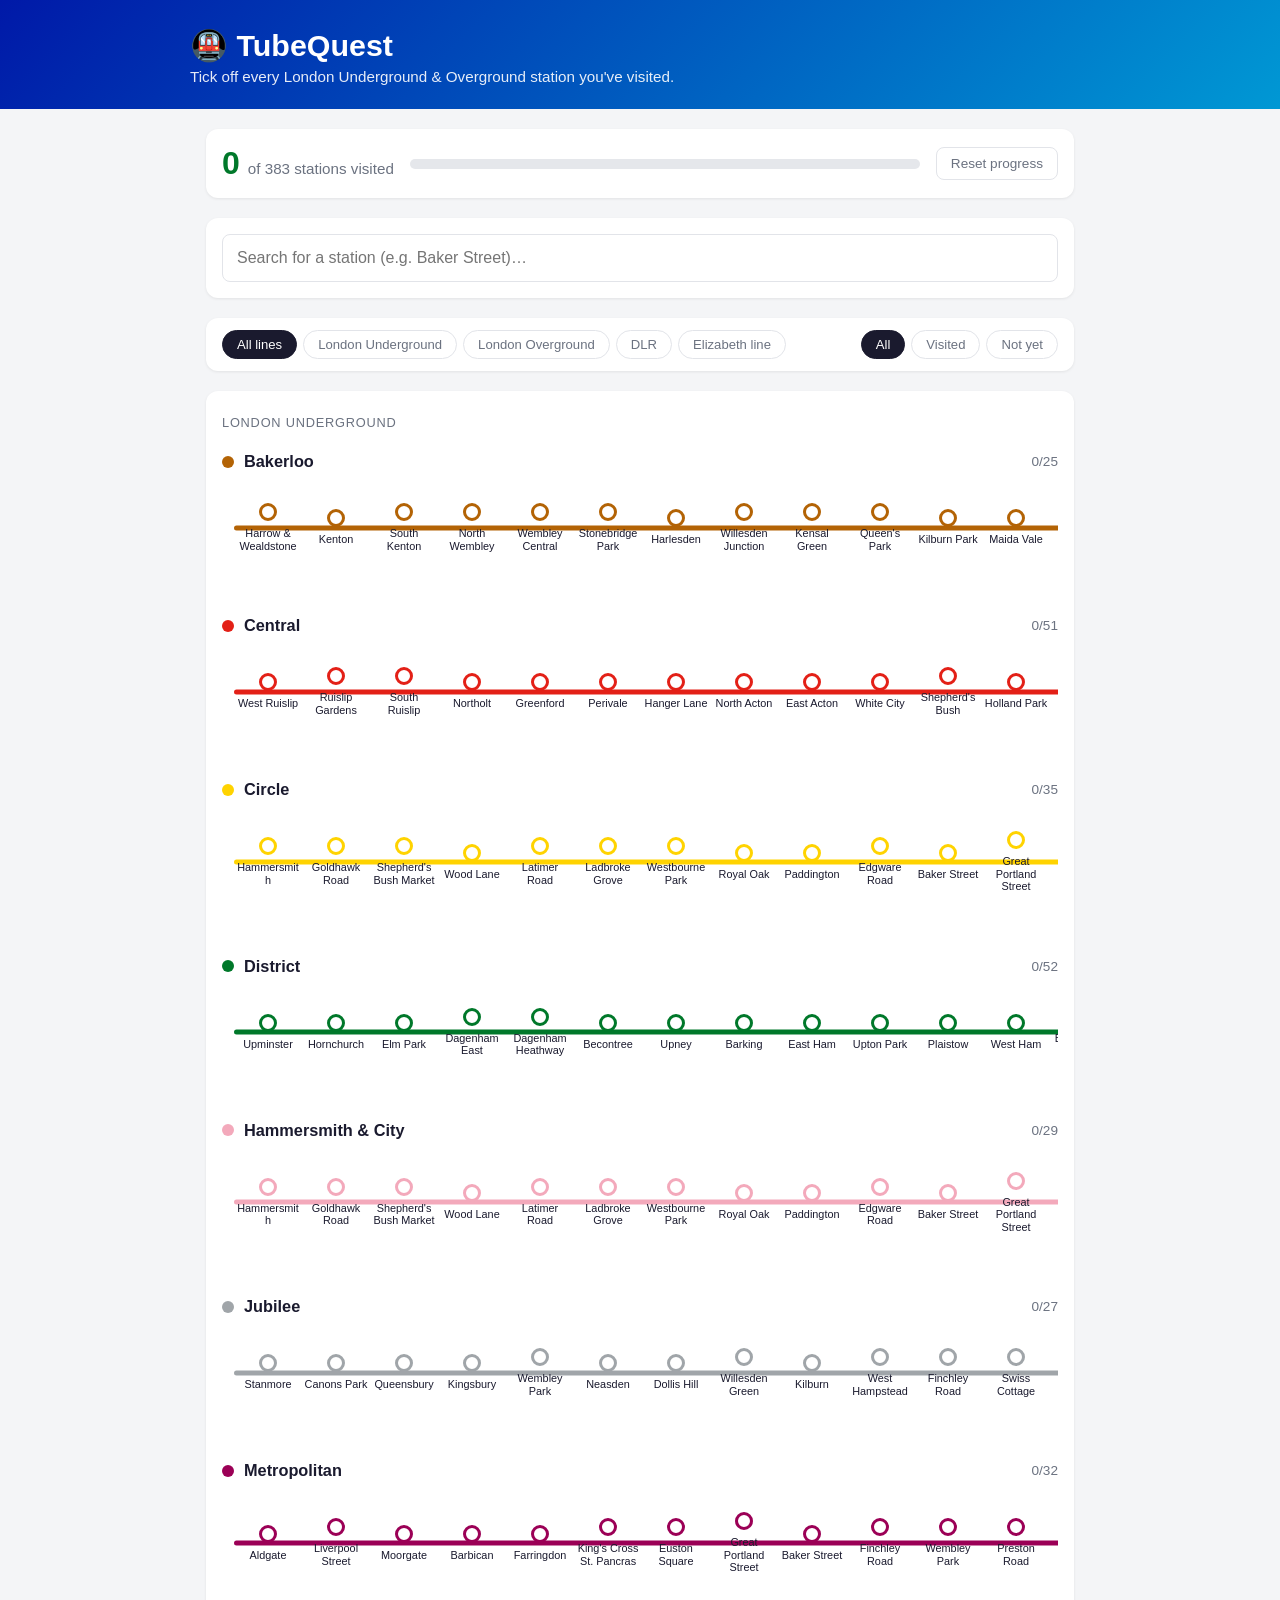
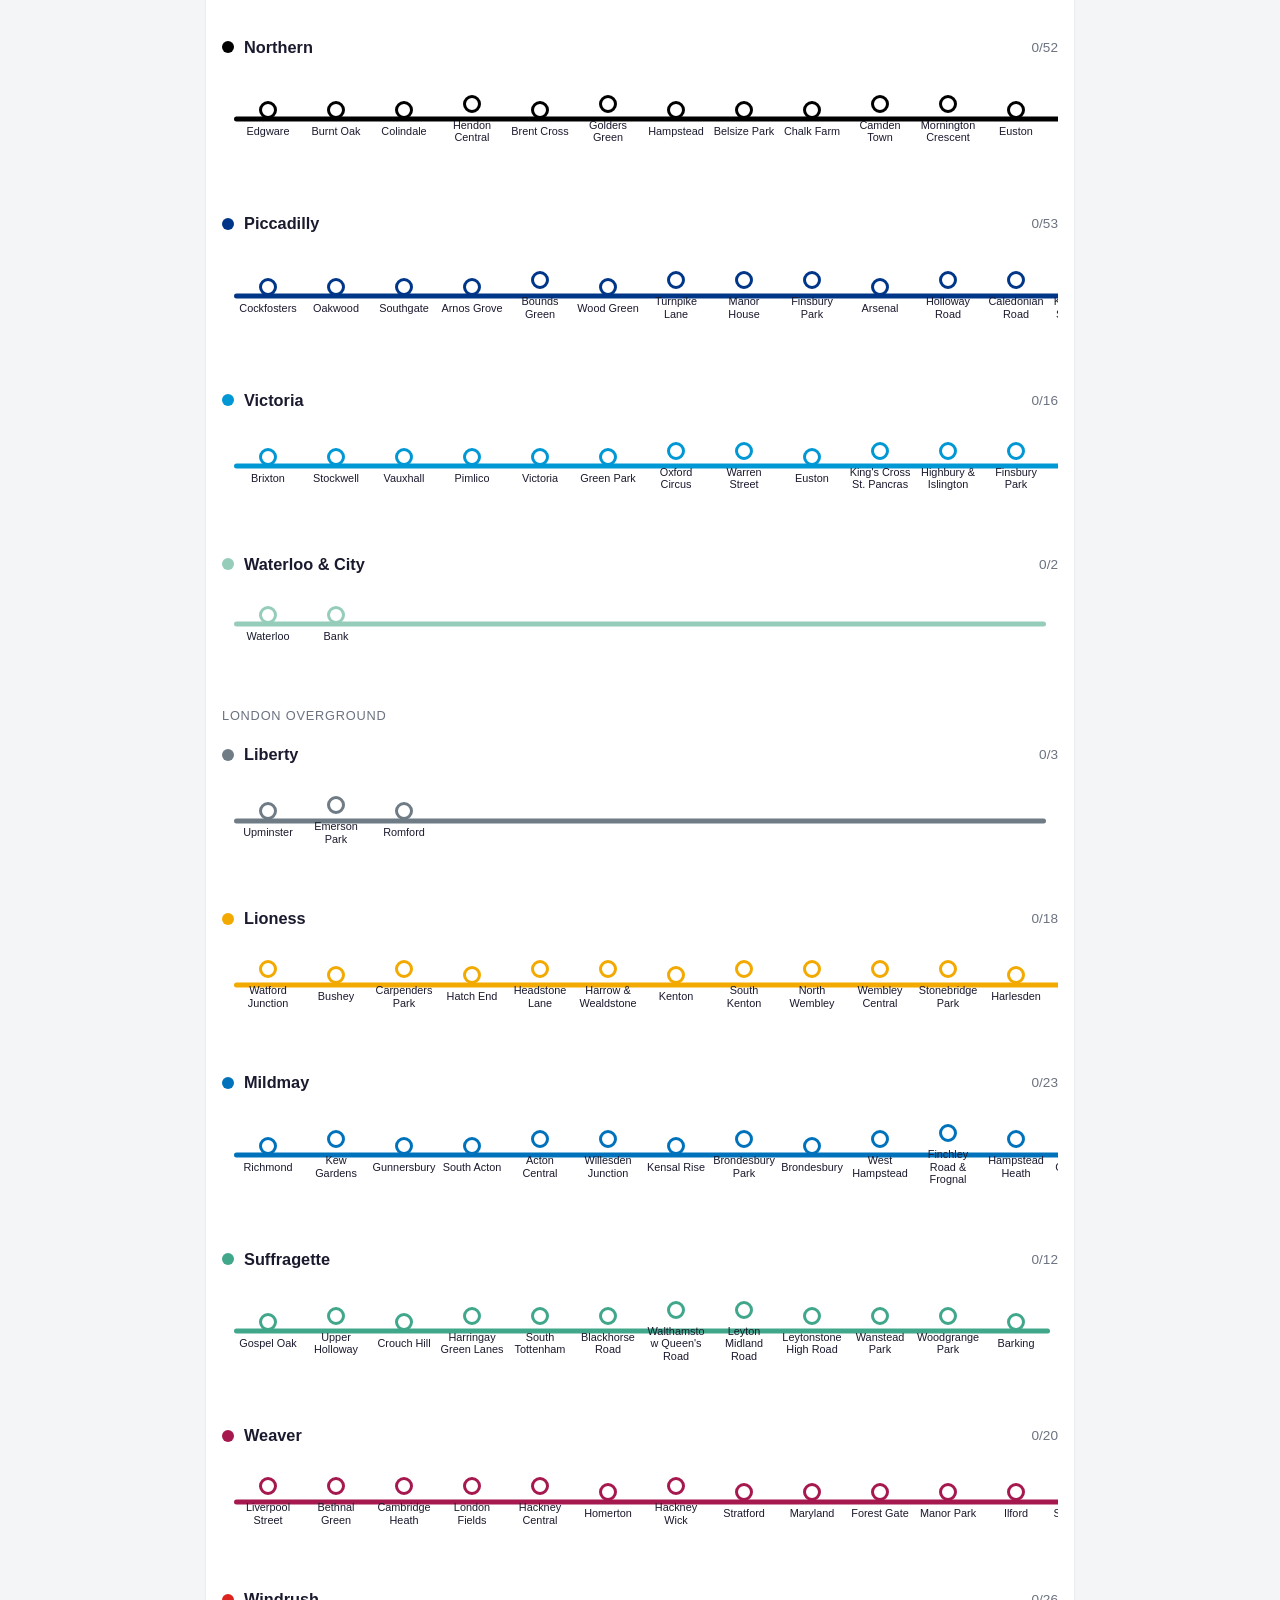
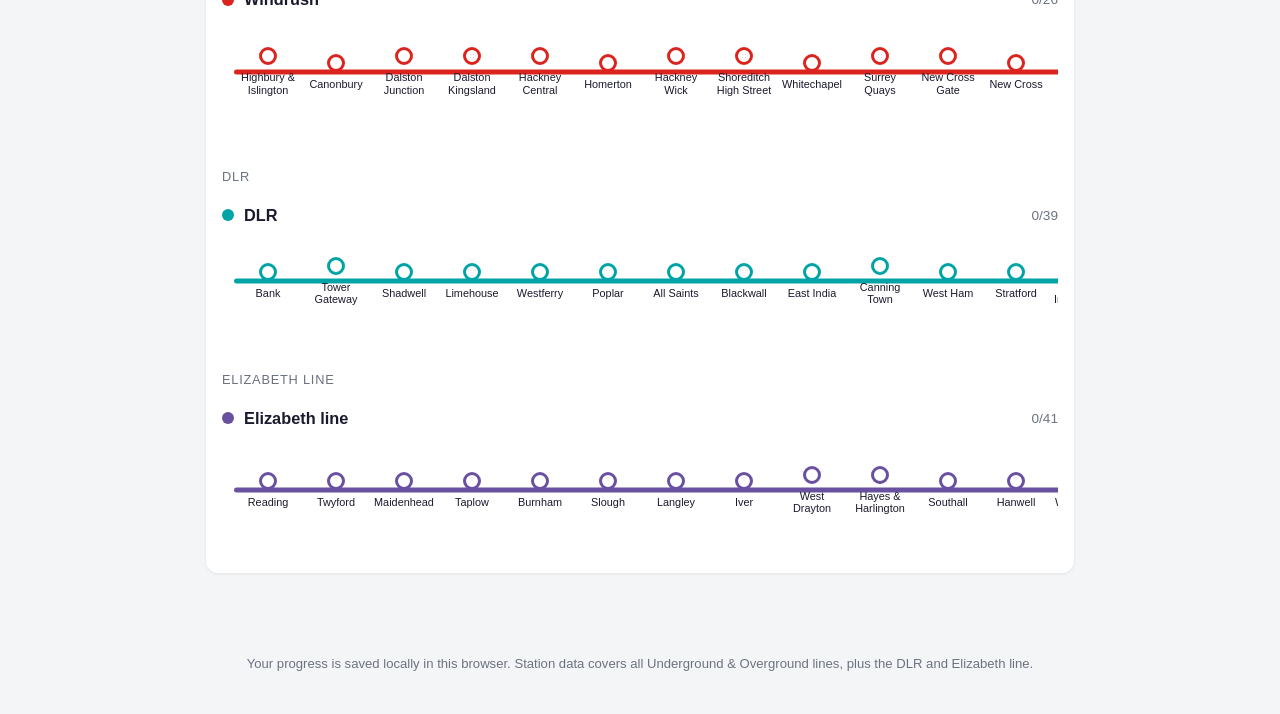
<file: index.html>
<!doctype html>
<html lang="en">
<head>
<meta charset="UTF-8" />
<meta name="viewport" content="width=device-width, initial-scale=1.0" />
<title>TubeQuest — London Station Tracker</title>
<link rel="stylesheet" href="styles.css" />
</head>
<body>
  <header class="app-header">
    <div class="header-inner">
      <h1>🚇 TubeQuest</h1>
      <p class="tagline">Tick off every London Underground &amp; Overground station you've visited.</p>
    </div>
  </header>

  <main>
    <section class="progress-panel">
      <div class="progress-summary">
        <div class="progress-number" id="visited-count">0</div>
        <div class="progress-label">of <span id="total-count">0</span> stations visited</div>
      </div>
      <div class="progress-bar-track">
        <div class="progress-bar-fill" id="progress-bar-fill"></div>
      </div>
      <button id="reset-btn" class="ghost-btn" title="Clear all visited stations">Reset progress</button>
    </section>

    <section class="search-panel">
      <div class="search-box">
        <input type="text" id="search-input" placeholder="Search for a station (e.g. Baker Street)…" autocomplete="off" />
        <button id="clear-search" class="clear-btn" title="Clear search" hidden>&times;</button>
      </div>
      <ul id="search-results" class="search-results" hidden></ul>
    </section>

    <section class="filter-panel">
      <div class="filter-group" id="mode-filters"></div>
      <div class="filter-group">
        <button class="chip" data-filter="all" aria-pressed="true">All</button>
        <button class="chip" data-filter="visited">Visited</button>
        <button class="chip" data-filter="unvisited">Not yet</button>
      </div>
    </section>

    <section class="map-panel" id="map-panel">
      <!-- line rails injected here -->
    </section>
  </main>

  <footer class="app-footer">
    <p>Your progress is saved locally in this browser. Station data covers all Underground &amp; Overground lines, plus the DLR and Elizabeth line.</p>
  </footer>

<script src="data.js"></script>
<script src="app.js"></script>
</body>
</html>
</file>
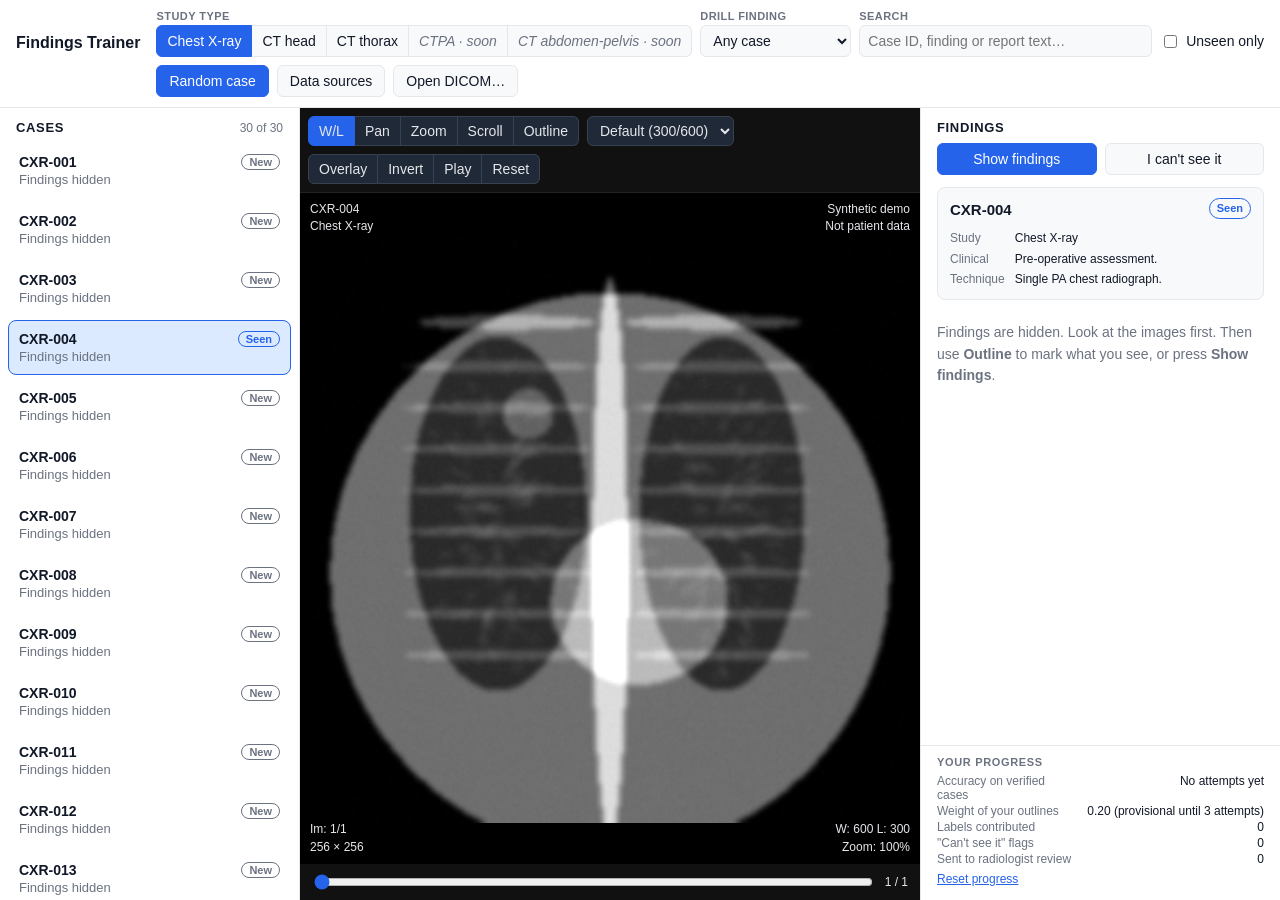
<file: dicom-viewer/index.html>
<!doctype html>
<html lang="en">
<head>
<meta charset="UTF-8" />
<meta name="viewport" content="width=device-width, initial-scale=1.0" />
<title>Findings Trainer</title>
<link rel="stylesheet" href="styles.css" />
</head>
<body>
  <header class="filter-bar" role="search">
    <div class="brand">Findings Trainer</div>
    <div class="filter-row">
      <div class="field">
        <span class="field-label">Study type</span>
        <div class="segmented" id="type-tabs" role="tablist"></div>
      </div>
      <label class="field">
        <span class="field-label">Drill finding</span>
        <select id="f-finding"></select>
      </label>
      <label class="field grow">
        <span class="field-label">Search</span>
        <input type="search" id="f-query" placeholder="Case ID, finding or report text…" autocomplete="off" />
      </label>
      <label class="check">
        <input type="checkbox" id="f-unseen" /> Unseen only
      </label>
      <div class="filter-actions">
        <button id="btn-random" class="btn primary" type="button" title="Random case from the current filters (N)">Random case</button>
        <button id="btn-sources" class="btn ghost" type="button">Data sources</button>
        <label class="btn ghost file-btn" title="Open uncompressed DICOM files from your computer">
          Open DICOM…
          <input type="file" id="file-input" multiple accept=".dcm,application/dicom,*/*" hidden />
        </label>
      </div>
    </div>
  </header>

  <main class="layout">
    <aside class="panel worklist" aria-label="Cases">
      <div class="panel-head">
        <h2>Cases</h2>
        <span class="count" id="result-count"></span>
      </div>
      <p class="type-note" id="type-note" hidden></p>
      <ul id="study-list" class="study-list" role="listbox"></ul>
    </aside>

    <section class="viewer" aria-label="Image viewer">
      <div class="toolbar">
        <div class="tool-group" role="group" aria-label="Mouse tool">
          <button class="tool" data-tool="wl" aria-pressed="true" title="Window / level (drag)">W/L</button>
          <button class="tool" data-tool="pan" title="Pan (drag)">Pan</button>
          <button class="tool" data-tool="zoom" title="Zoom (drag up/down)">Zoom</button>
          <button class="tool" data-tool="scroll" title="Scroll slices (drag)">Scroll</button>
          <button class="tool" data-tool="outline" title="Outline where you think the finding is (D)">Outline</button>
        </div>
        <select id="preset" title="Window presets"></select>
        <div class="tool-group">
          <button class="tool" id="btn-overlay" title="Show / hide finding overlay (O)">Overlay</button>
          <button class="tool" id="btn-invert" title="Invert (I)">Invert</button>
          <button class="tool" id="btn-cine" title="Play / pause cine (Space)">Play</button>
          <button class="tool" id="btn-reset" title="Reset view (R)">Reset</button>
        </div>
      </div>
      <div class="stage" id="stage">
        <canvas id="canvas"></canvas>
        <div class="overlay tl" id="ov-tl"></div>
        <div class="overlay tr" id="ov-tr"></div>
        <div class="overlay bl" id="ov-bl"></div>
        <div class="overlay br" id="ov-br"></div>
        <div class="stage-empty" id="stage-empty">Pick a study type and press Random case</div>
        <div class="stage-error" id="stage-error" hidden></div>
      </div>
      <div class="outline-bar" id="outline-bar" hidden>
        <span id="outline-info"></span>
        <select id="outline-target" hidden aria-label="Finding this outline is for"></select>
        <button class="tool" id="btn-check">Check outline</button>
        <button class="tool" id="btn-submit" hidden>Submit as label</button>
        <button class="tool" id="btn-clear-outline">Clear</button>
      </div>
      <div class="slice-bar">
        <input type="range" id="slice" min="0" max="0" value="0" aria-label="Slice" />
        <span id="slice-label">–</span>
      </div>
    </section>

    <aside class="panel report" aria-label="Findings and report">
      <div class="panel-head">
        <h2>Findings</h2>
        <span class="count" id="report-count"></span>
      </div>
      <div class="answer-actions">
        <button class="btn primary" id="btn-reveal" title="Show / hide findings (F)">Show findings</button>
        <button class="btn ghost" id="btn-cantsee" title="Flag that you can't see the labelled finding">I can't see it</button>
      </div>
      <div id="feedback" class="feedback" hidden></div>
      <div id="report-body" class="report-body"></div>
      <div class="progress" id="progress"></div>
    </aside>
  </main>

  <dialog id="terms-dialog" class="dialog">
    <form method="dialog">
      <h2>Contributor terms (draft)</h2>
      <p>Outlines you submit become part of a community-labelled dataset. By submitting, you agree that:</p>
      <ul>
        <li>your outlines may be released openly as part of that dataset, without your name;</li>
        <li>outlines are weighted by your accuracy on expert-verified cases, and low-rated ones are reviewed by a radiologist;</li>
        <li>your outlines are learning exercises, not clinical opinions.</li>
      </ul>
      <p class="muted">This is placeholder wording for the prototype. It needs legal review before launch.</p>
      <div class="dialog-actions">
        <button class="btn ghost" value="cancel">Cancel</button>
        <button class="btn primary" value="accept">Accept and submit</button>
      </div>
    </form>
  </dialog>

  <dialog id="sources-dialog" class="dialog wide">
    <form method="dialog">
      <h2>Data sources</h2>
      <p>Every case in this prototype is <strong>synthetic</strong>. The images are drawn in the browser, so no patient data is included. Production cases would come from these datasets. Entries marked "confirm" still need checking on the owner's page.</p>
      <div class="table-wrap">
        <table>
          <thead><tr><th>Study type</th><th>Dataset</th><th>Licence</th><th>Gives</th></tr></thead>
          <tbody>
            <tr><td>Chest X-ray</td><td>NIH ChestX-ray14</td><td>No use restrictions; cite NIH</td><td>Finding labels; boxes on about 1,000 (confirm)</td></tr>
            <tr><td>CT head</td><td>CQ500 with BHX boxes</td><td>Boxes CC BY-SA 4.0; images non-commercial (confirm)</td><td>Haemorrhage boxes, six types</td></tr>
            <tr><td>CT head</td><td>PhysioNet CT-ICH</td><td>CC BY 4.0</td><td>Haemorrhage masks</td></tr>
            <tr><td>CT head</td><td>CPAISD</td><td>CC BY 4.0</td><td>Stroke core and penumbra masks</td></tr>
            <tr><td>CT thorax</td><td>LIDC-IDRI</td><td>CC BY 3.0</td><td>Lung nodule outlines</td></tr>
            <tr><td>CT thorax</td><td>NLST</td><td>CC BY 4.0</td><td>Low-dose CTs, no outlines</td></tr>
            <tr><td>CTPA</td><td>None open (RSNA PE)</td><td>Research use agreement</td><td>Needs written permission</td></tr>
            <tr><td>CT abdomen-pelvis</td><td>None open (Merlin, RSNA trauma)</td><td>Research use / non-commercial</td><td>Needs written permission</td></tr>
          </tbody>
        </table>
      </div>
      <div class="dialog-actions"><button class="btn primary" value="close">Close</button></div>
    </form>
  </dialog>

<script src="cases.js"></script>
<script src="dicom.js"></script>
<script src="phantoms.js"></script>
<script src="app.js"></script>
</body>
</html>
</file>
<file: styles.css>
:root {
  --bg: #f4f5f7;
  --panel-bg: #ffffff;
  --text: #1a1a2e;
  --text-muted: #6b7280;
  --border: #e2e4e9;
  --accent: #0098D4;
  --visited: #00782A;
  --shadow: 0 1px 3px rgba(0,0,0,0.08);
  color-scheme: light;
}

* { box-sizing: border-box; }

body {
  margin: 0;
  font-family: -apple-system, BlinkMacSystemFont, "Segoe UI", Roboto, Helvetica, Arial, sans-serif;
  background: var(--bg);
  color: var(--text);
}

.app-header {
  background: linear-gradient(135deg, #0019a8, #0098D4);
  color: #fff;
  padding: 28px 16px 24px;
}
.header-inner {
  max-width: 900px;
  margin: 0 auto;
}
.app-header h1 {
  margin: 0 0 4px;
  font-size: 1.9rem;
}
.tagline {
  margin: 0;
  opacity: 0.9;
  font-size: 0.95rem;
}

main {
  max-width: 900px;
  margin: 0 auto;
  padding: 20px 16px 60px;
  display: flex;
  flex-direction: column;
  gap: 20px;
}

section {
  background: var(--panel-bg);
  border-radius: 12px;
  box-shadow: var(--shadow);
  padding: 16px;
}

.progress-panel {
  display: flex;
  align-items: center;
  gap: 16px;
  flex-wrap: wrap;
}
.progress-summary {
  display: flex;
  align-items: baseline;
  gap: 8px;
}
.progress-number {
  font-size: 2rem;
  font-weight: 700;
  color: var(--visited);
}
.progress-label {
  color: var(--text-muted);
  font-size: 0.95rem;
}
.progress-bar-track {
  flex: 1 1 200px;
  height: 10px;
  background: #e5e7eb;
  border-radius: 6px;
  overflow: hidden;
  min-width: 150px;
}
.progress-bar-fill {
  height: 100%;
  width: 0%;
  background: linear-gradient(90deg, #00782A, #40A78A);
  transition: width 0.3s ease;
}
.ghost-btn {
  border: 1px solid var(--border);
  background: transparent;
  color: var(--text-muted);
  padding: 8px 14px;
  border-radius: 8px;
  cursor: pointer;
  font-size: 0.85rem;
  white-space: nowrap;
}
.ghost-btn:hover {
  background: #f1f2f4;
  color: var(--text);
}

.search-panel { position: relative; }
.search-box {
  display: flex;
  align-items: center;
  border: 1px solid var(--border);
  border-radius: 8px;
  padding: 4px 8px;
}
#search-input {
  flex: 1;
  border: none;
  outline: none;
  padding: 10px 6px;
  font-size: 1rem;
  background: transparent;
  color: var(--text);
}
.clear-btn {
  border: none;
  background: transparent;
  font-size: 1.3rem;
  line-height: 1;
  cursor: pointer;
  color: var(--text-muted);
  padding: 4px 8px;
}
.search-results {
  list-style: none;
  margin: 8px 0 0;
  padding: 0;
  max-height: 320px;
  overflow-y: auto;
  border-top: 1px solid var(--border);
}
.search-results li {
  display: flex;
  align-items: center;
  justify-content: space-between;
  gap: 10px;
  padding: 10px 4px;
  border-bottom: 1px solid var(--border);
  cursor: pointer;
}
.search-results li:hover { background: #f7f8fa; }
.result-name { font-weight: 600; }
.result-lines { display: flex; gap: 4px; flex-wrap: wrap; }
.line-dot {
  width: 10px;
  height: 10px;
  border-radius: 50%;
  display: inline-block;
  border: 1px solid rgba(0,0,0,0.15);
}
.visit-toggle {
  border: 1px solid var(--border);
  border-radius: 6px;
  padding: 6px 12px;
  font-size: 0.85rem;
  cursor: pointer;
  background: #fff;
  white-space: nowrap;
}
.visit-toggle.visited {
  background: var(--visited);
  color: #fff;
  border-color: var(--visited);
}

.filter-panel {
  display: flex;
  flex-wrap: wrap;
  gap: 10px;
  justify-content: space-between;
  padding: 12px 16px;
}
.filter-group {
  display: flex;
  flex-wrap: wrap;
  gap: 6px;
}
.chip {
  border: 1px solid var(--border);
  background: #fff;
  border-radius: 999px;
  padding: 6px 14px;
  font-size: 0.82rem;
  cursor: pointer;
  color: var(--text-muted);
  display: flex;
  align-items: center;
  gap: 6px;
}
.chip[aria-pressed="true"] {
  background: var(--text);
  color: #fff;
  border-color: var(--text);
}
.chip .swatch {
  width: 9px;
  height: 9px;
  border-radius: 50%;
  display: inline-block;
}

.map-panel {
  display: flex;
  flex-direction: column;
  gap: 22px;
}
.mode-heading {
  font-size: 0.8rem;
  text-transform: uppercase;
  letter-spacing: 0.06em;
  color: var(--text-muted);
  margin: 8px 0 -6px;
}
.line-block { padding: 6px 0; }
.line-header {
  display: flex;
  align-items: center;
  gap: 10px;
  margin-bottom: 10px;
}
.line-name {
  font-weight: 700;
  font-size: 1.02rem;
}
.line-progress {
  margin-left: auto;
  font-size: 0.85rem;
  color: var(--text-muted);
}
.rail-scroll {
  overflow-x: auto;
  padding-bottom: 8px;
}
.rail {
  position: relative;
  display: flex;
  align-items: center;
  min-width: max-content;
  padding: 18px 12px;
}
.rail::before {
  content: "";
  position: absolute;
  left: 12px;
  right: 12px;
  top: 50%;
  height: 5px;
  background: var(--line-color, #999);
  border-radius: 4px;
  transform: translateY(-50%);
  z-index: 0;
}
.station-stop {
  position: relative;
  z-index: 1;
  display: flex;
  flex-direction: column;
  align-items: center;
  width: 68px;
  flex-shrink: 0;
  cursor: pointer;
  background: none;
  border: none;
  font-family: inherit;
  padding: 4px 2px;
}
.station-dot {
  width: 18px;
  height: 18px;
  border-radius: 50%;
  background: #fff;
  border: 3px solid var(--line-color, #999);
  transition: transform 0.15s ease;
}
.station-stop:hover .station-dot {
  transform: scale(1.15);
}
.station-stop.visited .station-dot {
  background: var(--visited);
  border-color: var(--visited);
}
.station-stop.visited .station-dot::after {
  content: "✓";
}
.station-label {
  font-size: 0.68rem;
  text-align: center;
  margin-top: 6px;
  color: var(--text);
  line-height: 1.15;
  max-width: 68px;
  word-break: break-word;
}
.station-stop.visited .station-label {
  color: var(--visited);
  font-weight: 600;
}
.station-stop.hidden-by-filter {
  display: none;
}
.line-block.hidden-by-filter {
  display: none;
}

.app-footer {
  text-align: center;
  color: var(--text-muted);
  font-size: 0.82rem;
  padding: 10px 16px 30px;
}

@media (prefers-color-scheme: dark) {
  :root {
    --bg: #14151a;
    --panel-bg: #1e2027;
    --text: #f0f1f4;
    --text-muted: #9aa0ab;
    --border: #33353d;
    --shadow: 0 1px 4px rgba(0,0,0,0.4);
  }
  .search-results li:hover { background: #262832; }
  .chip { background: #24262e; }
  .visit-toggle { background: #24262e; color: var(--text); }
  .station-dot { background: #1e2027; }
}
</file>
<file: dicom-viewer/styles.css>
:root {
  --bg: #f3f4f6;
  --panel-bg: #ffffff;
  --panel-alt: #f8f9fb;
  --text: #111827;
  --text-muted: #6b7280;
  --border: #e5e7eb;
  --accent: #2563eb;
  --accent-soft: #dbeafe;
  --mark: #fde68a;
  --mark-text: #111827;
  --stat: #dc2626;
  --urgent: #d97706;
  --final: #059669;
  --prelim: #2563eb;
  --unreported: #6b7280;
  color-scheme: light;
}

@media (prefers-color-scheme: dark) {
  :root:not([data-theme="light"]) {
    --bg: #0b0f14;
    --panel-bg: #131a22;
    --panel-alt: #18212b;
    --text: #e5e7eb;
    --text-muted: #9ca3af;
    --border: #273241;
    --accent: #60a5fa;
    --accent-soft: #1e3a5f;
    --mark: #ca8a04;
    --mark-text: #0b0f14;
    color-scheme: dark;
  }
}
:root[data-theme="dark"] {
  --bg: #0b0f14;
  --panel-bg: #131a22;
  --panel-alt: #18212b;
  --text: #e5e7eb;
  --text-muted: #9ca3af;
  --border: #273241;
  --accent: #60a5fa;
  --accent-soft: #1e3a5f;
  --mark: #ca8a04;
  --mark-text: #0b0f14;
  color-scheme: dark;
}

* { box-sizing: border-box; }

html, body { height: 100%; }

body {
  margin: 0;
  font-family: -apple-system, BlinkMacSystemFont, "Segoe UI", Roboto, Helvetica, Arial, sans-serif;
  font-size: 14px;
  background: var(--bg);
  color: var(--text);
  display: flex;
  flex-direction: column;
}

button, input, select { font: inherit; color: inherit; }

/* ---------- filter bar ---------- */

.filter-bar {
  background: var(--panel-bg);
  border-bottom: 1px solid var(--border);
  padding: 10px 16px;
  display: flex;
  align-items: flex-start;
  gap: 16px;
}
.brand {
  font-weight: 700;
  font-size: 16px;
  white-space: nowrap;
  padding-top: 24px;
}
.filter-row {
  display: flex;
  flex-wrap: wrap;
  align-items: flex-end;
  gap: 8px;
  flex: 1;
  min-width: 0;
}
.field { display: flex; flex-direction: column; gap: 3px; }
.field.grow { flex: 1 1 260px; min-width: 200px; }
.field-label {
  font-size: 11px;
  font-weight: 600;
  text-transform: uppercase;
  letter-spacing: 0.04em;
  color: var(--text-muted);
}
.field input, .field select, .report-search input, #preset {
  height: 32px;
  padding: 0 8px;
  border: 1px solid var(--border);
  border-radius: 6px;
  background: var(--panel-alt);
  min-width: 0;
}
.field input:focus, .field select:focus, .report-search input:focus, #preset:focus {
  outline: 2px solid var(--accent);
  outline-offset: -1px;
}
.filter-actions { display: flex; gap: 8px; }

.btn {
  height: 32px;
  padding: 0 12px;
  border-radius: 6px;
  border: 1px solid var(--border);
  background: var(--panel-alt);
  cursor: pointer;
  display: inline-flex;
  align-items: center;
  white-space: nowrap;
}
.btn.primary { background: var(--accent); border-color: var(--accent); color: #fff; }
.btn:hover { filter: brightness(1.05); }

/* ---------- layout ---------- */

.layout {
  flex: 1;
  min-height: 0;
  display: grid;
  grid-template-columns: 300px minmax(0, 1fr) 360px;
}

.panel {
  background: var(--panel-bg);
  display: flex;
  flex-direction: column;
  min-height: 0;
}
.worklist { border-right: 1px solid var(--border); }
.report { border-left: 1px solid var(--border); }

.panel-head {
  display: flex;
  align-items: baseline;
  justify-content: space-between;
  padding: 12px 16px 8px;
}
.panel-head h2 { margin: 0; font-size: 13px; text-transform: uppercase; letter-spacing: 0.05em; }
.count { font-size: 12px; color: var(--text-muted); }

/* ---------- study list ---------- */

.study-list { list-style: none; margin: 0; padding: 0 8px 8px; overflow-y: auto; flex: 1; }
.study {
  padding: 10px;
  border-radius: 8px;
  cursor: pointer;
  border: 1px solid transparent;
  margin-bottom: 4px;
}
.study:hover { background: var(--panel-alt); }
.study[aria-selected="true"] { background: var(--accent-soft); border-color: var(--accent); }
.study:focus-visible { outline: 2px solid var(--accent); }
.study-top { display: flex; justify-content: space-between; gap: 8px; }
.study-name { font-weight: 600; }
.study-desc { margin-top: 2px; font-size: 13px; color: var(--text-muted); }
.study-meta { margin-top: 4px; font-size: 12px; color: var(--text-muted); display: flex; gap: 8px; flex-wrap: wrap; }
.empty-list { color: var(--text-muted); padding: 16px 8px; }

.badge {
  font-size: 11px;
  font-weight: 600;
  padding: 1px 7px;
  border-radius: 999px;
  border: 1px solid currentColor;
  white-space: nowrap;
  align-self: flex-start;
}
.badge.Found { color: var(--final); }
.badge.Missed { color: var(--stat); }
.badge.Seen { color: var(--prelim); }
.badge.New { color: var(--unreported); }

mark { background: var(--mark); color: var(--mark-text); border-radius: 2px; padding: 0 1px; }

/* ---------- viewer ---------- */

.viewer { display: flex; flex-direction: column; min-width: 0; min-height: 0; background: #000; }

.toolbar {
  display: flex;
  flex-wrap: wrap;
  gap: 8px;
  align-items: center;
  padding: 8px;
  background: #111;
  border-bottom: 1px solid #222;
  color: #e5e7eb;
}
.tool-group { display: flex; }
.tool {
  height: 30px;
  padding: 0 10px;
  background: #1f2937;
  border: 1px solid #374151;
  color: #e5e7eb;
  cursor: pointer;
}
.tool-group .tool:not(:first-child) { border-left: none; }
.tool-group .tool:first-child { border-radius: 6px 0 0 6px; }
.tool-group .tool:last-child { border-radius: 0 6px 6px 0; }
.tool[aria-pressed="true"] { background: #2563eb; border-color: #2563eb; }
#preset { background: #1f2937; border-color: #374151; color: #e5e7eb; height: 30px; }

.stage {
  position: relative;
  flex: 1;
  min-height: 240px;
  overflow: hidden;
  touch-action: none;
  cursor: crosshair;
}
.stage.dragover { outline: 3px dashed #60a5fa; outline-offset: -8px; }
#canvas { position: absolute; inset: 0; width: 100%; height: 100%; display: block; }

.overlay {
  position: absolute;
  color: #e5e7eb;
  font-size: 12px;
  line-height: 1.45;
  text-shadow: 0 0 3px #000, 0 0 2px #000;
  pointer-events: none;
  font-variant-numeric: tabular-nums;
}
.overlay.tl { top: 8px; left: 10px; }
.overlay.tr { top: 8px; right: 10px; text-align: right; }
.overlay.bl { bottom: 8px; left: 10px; }
.overlay.br { bottom: 8px; right: 10px; text-align: right; }

.stage-empty, .stage-error {
  position: absolute;
  inset: 0;
  display: flex;
  align-items: center;
  justify-content: center;
  color: #9ca3af;
  text-align: center;
  padding: 16px;
  pointer-events: none;
}
.stage-error { color: #fca5a5; background: rgba(0, 0, 0, 0.7); }
.stage-empty[hidden], .stage-error[hidden] { display: none; }

.slice-bar {
  display: flex;
  align-items: center;
  gap: 10px;
  padding: 8px 12px;
  background: #111;
  color: #e5e7eb;
  font-size: 12px;
  font-variant-numeric: tabular-nums;
}
.slice-bar input { flex: 1; accent-color: #2563eb; }

/* ---------- report ---------- */

.report-search { padding: 0 16px 8px; }
.report-search input { width: 100%; }
.report-body { overflow-y: auto; padding: 4px 16px 24px; flex: 1; line-height: 1.55; }
.report-header {
  background: var(--panel-alt);
  border: 1px solid var(--border);
  border-radius: 8px;
  padding: 10px 12px;
  margin-bottom: 12px;
}
.report-header .rh-name { font-weight: 700; font-size: 15px; display: flex; justify-content: space-between; gap: 8px; }
.report-header dl { display: grid; grid-template-columns: auto 1fr; gap: 2px 10px; margin: 8px 0 0; font-size: 12px; }
.report-header dt { color: var(--text-muted); }
.report-header dd { margin: 0; }
.report-section h3 {
  font-size: 11px;
  text-transform: uppercase;
  letter-spacing: 0.06em;
  color: var(--text-muted);
  margin: 14px 0 4px;
}
.report-section p { margin: 0; }
.report-section.impression p { font-weight: 600; }
.report-empty { color: var(--text-muted); padding: 8px 0; }

/* ---------- responsive ---------- */

/* ---------- trainer ---------- */

.segmented { display: flex; flex-wrap: wrap; }
.seg {
  height: 32px;
  padding: 0 10px;
  border: 1px solid var(--border);
  background: var(--panel-alt);
  cursor: pointer;
  white-space: nowrap;
}
.seg:not(:first-child) { border-left: none; }
.seg:first-child { border-radius: 6px 0 0 6px; }
.seg:last-child { border-radius: 0 6px 6px 0; }
.seg[aria-selected="true"] { background: var(--accent); border-color: var(--accent); color: #fff; }
.seg[aria-disabled="true"] { color: var(--text-muted); font-style: italic; }
.seg[aria-disabled="true"][aria-selected="true"] { color: #fff; }

.check { display: flex; align-items: center; gap: 6px; height: 32px; white-space: nowrap; }

.type-note {
  margin: 0 16px 8px;
  padding: 10px 12px;
  border-radius: 8px;
  background: var(--panel-alt);
  border: 1px dashed var(--border);
  color: var(--text-muted);
  font-size: 13px;
}

.outline-bar {
  display: flex;
  flex-wrap: wrap;
  align-items: center;
  gap: 8px;
  padding: 8px 12px;
  background: #1c1917;
  border-top: 1px solid #44403c;
  color: #fde68a;
  font-size: 13px;
}
.outline-bar[hidden] { display: none; }
.outline-bar span { margin-right: auto; }
.outline-bar .tool { border-radius: 6px; }
.outline-bar select { height: 30px; background: #1f2937; border: 1px solid #374151; color: #e5e7eb; border-radius: 6px; }

.answer-actions { display: flex; gap: 8px; padding: 0 16px 8px; }
.answer-actions .btn { flex: 1; justify-content: center; }
.btn:disabled { opacity: 0.5; cursor: not-allowed; }

.feedback { margin: 0 16px 8px; padding: 10px 12px; border-radius: 8px; font-size: 13px; line-height: 1.45; border: 1px solid; }
.feedback[hidden] { display: none; }
.feedback.good { border-color: var(--final); background: color-mix(in srgb, var(--final) 12%, transparent); }
.feedback.bad { border-color: var(--stat); background: color-mix(in srgb, var(--stat) 10%, transparent); }
.feedback.info { border-color: var(--border); background: var(--panel-alt); }

.finding-list { list-style: none; margin: 0 0 4px; padding: 0; display: flex; flex-direction: column; gap: 8px; }
.finding { border: 1px solid var(--border); border-left: 4px solid var(--swatch); border-radius: 8px; padding: 8px 10px; }
.finding-top { display: flex; align-items: center; gap: 8px; flex-wrap: wrap; }
.finding-top strong { margin-right: auto; }
.swatch { width: 10px; height: 10px; border-radius: 2px; background: var(--swatch); flex: none; }
.finding-meta { display: flex; flex-wrap: wrap; gap: 4px 12px; margin-top: 4px; font-size: 12px; }
.chip { font-size: 11px; font-weight: 600; padding: 1px 7px; border-radius: 999px; white-space: nowrap; }
.chip.verified { background: color-mix(in srgb, var(--final) 18%, transparent); color: var(--final); }
.chip.community { background: color-mix(in srgb, var(--prelim) 18%, transparent); color: var(--prelim); }
.chip.label { background: color-mix(in srgb, var(--urgent) 18%, transparent); color: var(--urgent); }
.normal-case { font-weight: 600; color: var(--final); margin: 0; }

.link { background: none; border: none; padding: 0; color: var(--accent); cursor: pointer; text-decoration: underline; font-size: inherit; }
.muted { color: var(--text-muted); }
.source { font-size: 12px; color: var(--text-muted); margin-top: 16px; }

.progress { border-top: 1px solid var(--border); padding: 10px 16px 14px; font-size: 12px; }
.progress h3 { margin: 0 0 6px; font-size: 11px; text-transform: uppercase; letter-spacing: 0.06em; color: var(--text-muted); }
.progress dl { display: grid; grid-template-columns: 1fr auto; gap: 2px 10px; margin: 0 0 6px; }
.progress dt { color: var(--text-muted); }
.progress dd { margin: 0; text-align: right; font-variant-numeric: tabular-nums; }

.dialog {
  border: 1px solid var(--border);
  border-radius: 12px;
  background: var(--panel-bg);
  color: var(--text);
  max-width: min(520px, calc(100vw - 32px));
  padding: 20px;
  line-height: 1.5;
}
.dialog.wide { max-width: min(860px, calc(100vw - 32px)); }
.dialog::backdrop { background: rgba(0, 0, 0, 0.55); }
.dialog h2 { margin: 0 0 8px; font-size: 18px; }
.dialog-actions { display: flex; justify-content: flex-end; gap: 8px; margin-top: 16px; }
.table-wrap { overflow-x: auto; }
.dialog table { border-collapse: collapse; width: 100%; font-size: 13px; }
.dialog th, .dialog td { text-align: left; padding: 6px 8px; border-bottom: 1px solid var(--border); vertical-align: top; }
.dialog th { color: var(--text-muted); font-size: 11px; text-transform: uppercase; letter-spacing: 0.04em; }

@media (max-width: 1100px) {
  .layout { grid-template-columns: 260px minmax(0, 1fr); }
  .report { grid-column: 1 / -1; border-left: none; border-top: 1px solid var(--border); max-height: 50vh; }
}

@media (max-width: 720px) {
  body { height: auto; }
  .filter-bar { flex-direction: column; align-items: stretch; gap: 8px; }
  .brand { padding-top: 0; }
  .field { flex: 1 1 calc(50% - 4px); }
  .field:first-child { flex-basis: 100%; }
  .seg { flex: 1 1 auto; }
  .field select, .field input { width: 100%; }
  .filter-actions { flex: 1 1 100%; }
  .filter-actions .btn { flex: 1; justify-content: center; }
  .layout { display: flex; flex-direction: column; }
  .worklist { border-right: none; border-bottom: 1px solid var(--border); max-height: 40vh; }
  .stage { min-height: 60vw; }
  .report { max-height: none; }
}
</file>
